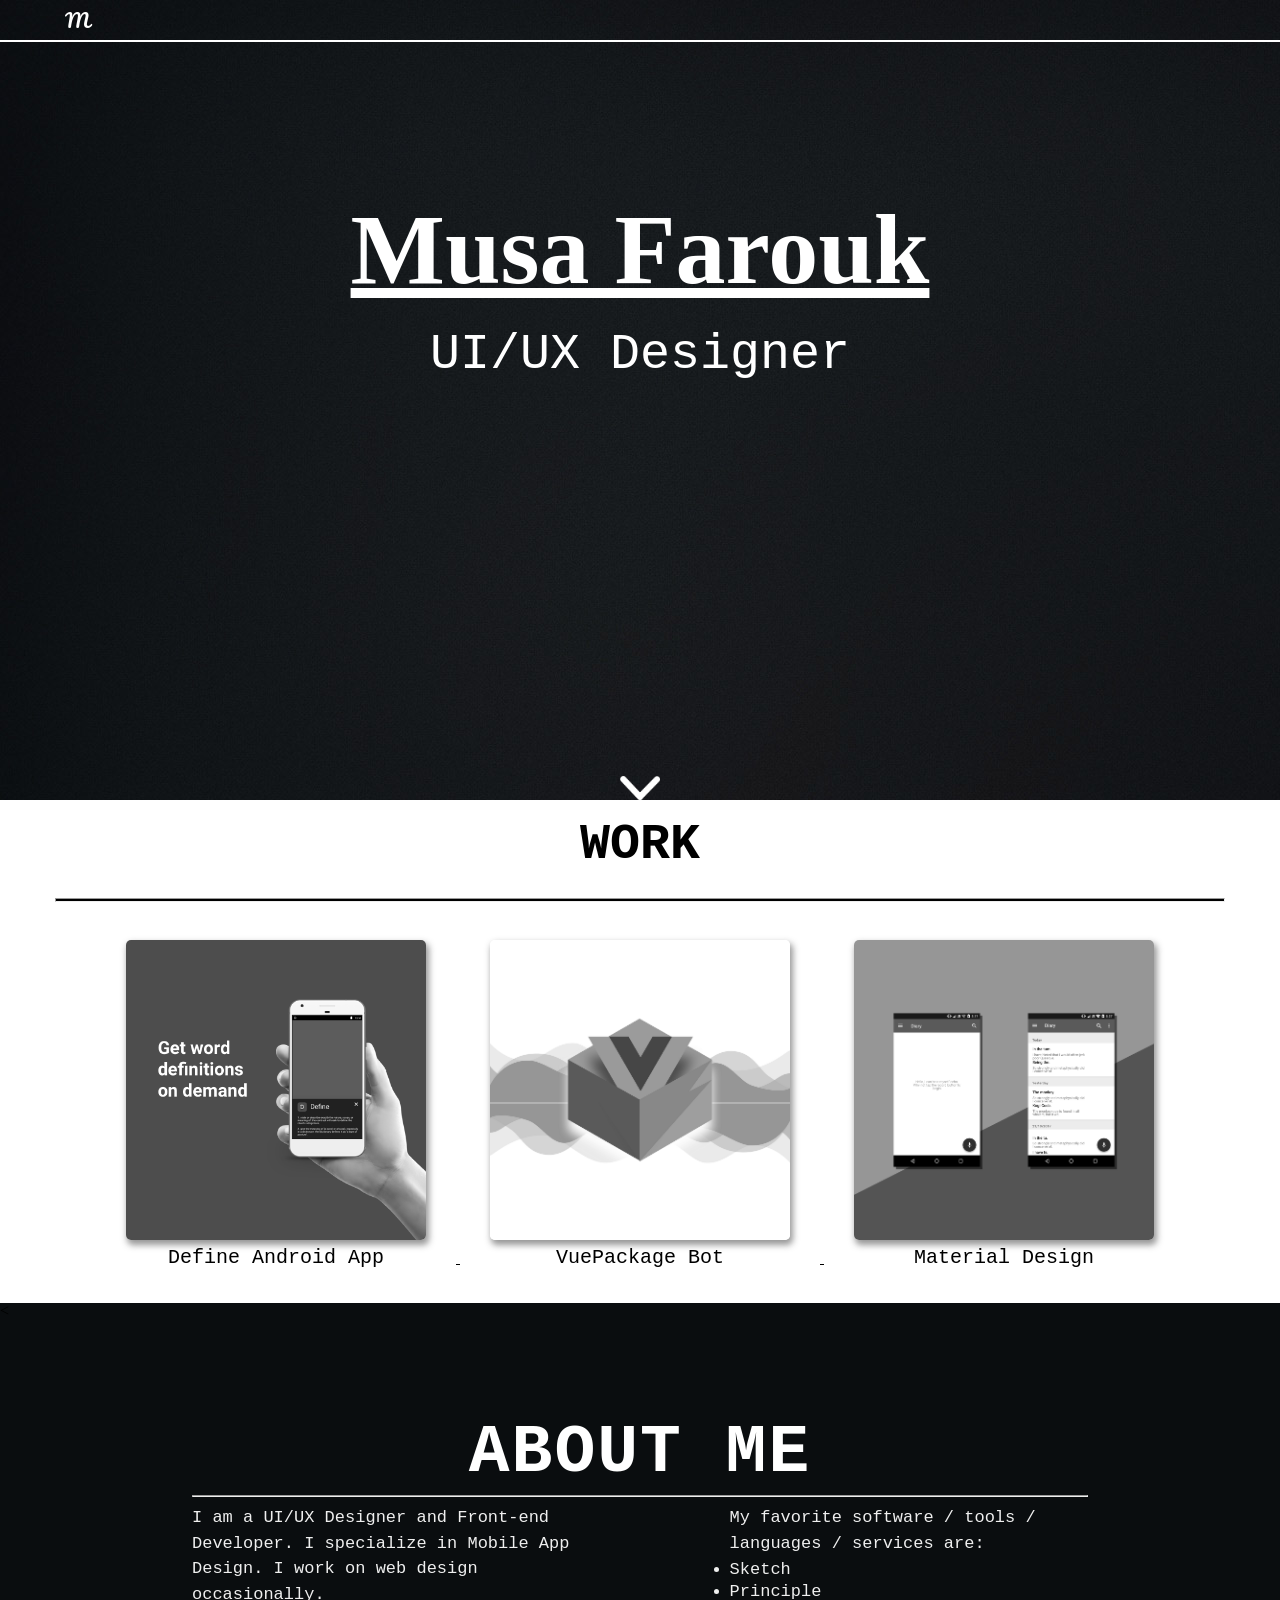
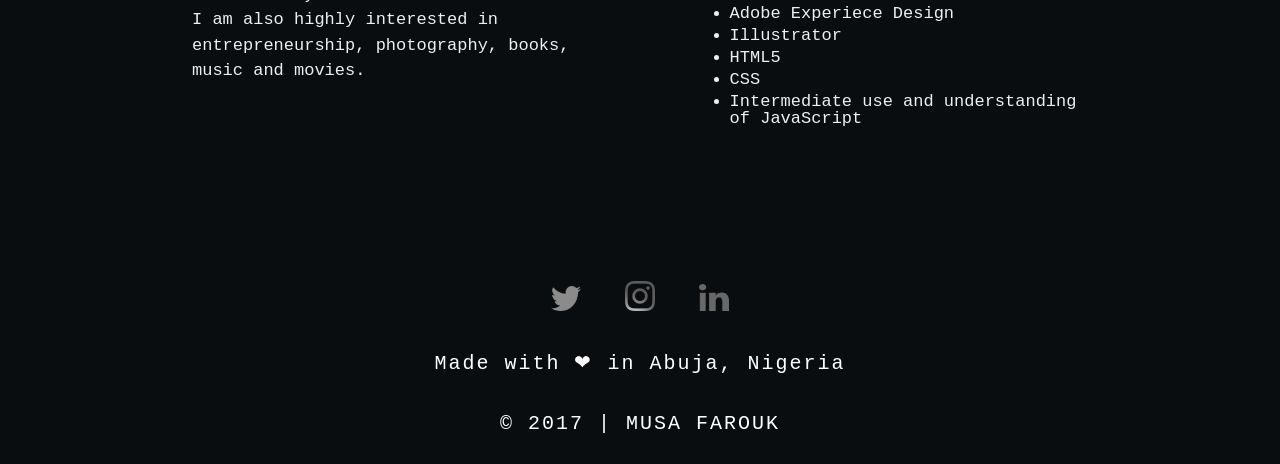
<file: public/index.html>
<!DOCTYPE html>
<!--
    Site Design By Musa Farouk Ikhade
    08140719844
    musa@mquantative.com
-->
<html>
		<head>
		<!--Website title here-->
		<title>Welcome | Musa Farouk</title>

		<!--Site design by Musa Farouk-->
		<meta charset="utf-8">
		<meta name="viewport" content="width=device-width, initial-scale=1.0, shrink-to-fit=no">

		<!--Link to css files-->
		<link href="https://fonts.googleapis.com/css?family=Pacifico" rel="stylesheet">
		<link href="https://fonts.googleapis.com/css?family=Roboto" rel="stylesheet">
		<link href="assets/css/style.css" rel="stylesheet" type="text/css">
		<link rel="shortcut icon" href="assets/img/favicon.ico" type="image/x-icon">
		<link rel="icon" href="assets/img/favicon.ico" type="image/x-icon">
		<link rel="icon" sizes="16x16 32x32" type="image/x-icon" href="/assets/img/favicon.ico">

		<!-- Scripts are loaded here -->
		<script src="assets/js/jquery-3.2.1.js"></script>
		<script src="assets/js/scrollreveal.min.js"></script>
		<script src="assets/js/particles.js"></script>
		<script src="assets/js/main.js"></script>

		<!-- Start of Async Drift Code -->
<script>
!function() {
  var t;
  if (t = window.driftt = window.drift = window.driftt || [], !t.init) return t.invoked ? void (window.console && console.error && console.error("Drift snippet included twice.")) : (t.invoked = !0, 
  t.methods = [ "identify", "config", "track", "reset", "debug", "show", "ping", "page", "hide", "off", "on" ], 
  t.factory = function(e) {
    return function() {
      var n;
      return n = Array.prototype.slice.call(arguments), n.unshift(e), t.push(n), t;
    };
  }, t.methods.forEach(function(e) {
    t[e] = t.factory(e);
  }), t.load = function(t) {
    var e, n, o, i;
    e = 3e5, i = Math.ceil(new Date() / e) * e, o = document.createElement("script"), 
    o.type = "text/javascript", o.async = !0, o.crossorigin = "anonymous", o.src = "https://js.driftt.com/include/" + i + "/" + t + ".js", 
    n = document.getElementsByTagName("script")[0], n.parentNode.insertBefore(o, n);
  });
}();
drift.SNIPPET_VERSION = '0.3.1';
drift.load('cgr87thwf9w5');
</script>
<!-- End of Async Drift Code -->
	</head>
<body>
<!-- Audio that plays as soon as page loads -->
<audio autoplay="">
	<source src="assets/aud/pop_drip.wav" type="audio/wav">
</audio>

<!-- Navigation Section Starts Here -->
<div class="first-page-section">
<div class="nav">
	<div class="container" >
		<div class="left-nav">
			<p>M</p>
		</div>
		<div class="right-nav">
				
		</div>
	</div>
</div>



<!-- Introduction section -->
<div class="foo">
<div class="introduction">
	<div class="container">
		<h1>Musa Farouk</h1>
		<p>UI/UX Designer</p>
		<a href="#portfolio">
		<img class="arrow bounce" src="assets/img/arrow.png">
		</a>
	</div>
</div>
</div>


<!-- Portfolio Section here -->
<div class="bar">
<div class="portfolio" id="portfolio">
	<div class="container">
		<h1>WORK</h1>
		<hr>
		<article>
			<a href="pages/define.html">
			<section>
				<img src="assets/img/promo-p.png" alt="Define App">
				<p>Define Android App</p>
			</section>
			</a>
			<a href="pages/vuepackage.html">
			<section>
				<img src="assets/img/vue4.jpg">
				<p>VuePackage Bot</p>
			</section>
			</a>
			<section>
				<img src="assets/img/material2.png">
				<p>Material Design</p>
			</section>
			<br>
			<!-- <section>
				<video src="assets/vid/IMG_9490.mp4" autoplay="">
				<p>Prototyping</p>
			</section>
			<section>
				<img src="#">
				<p>Define App</p>
			</section> -->
		</article>
	</div>
</div>
</div>
<!-- About section -->
<!-- <div class="about">
	<div class="container">
		<h1>ABOUT</h1>
		<hr>
		<ul class="about-section">
			<li class="left-about">
				<p>I am a UI/UX Designer and Front-end Developer. I specialize in Mobile App Design. I work on web design occasionally.<br>I am also highly interested in entrepreneurship, photography, books, music and movies.</p>
			</li>
			<li class="right-about">
				<h2>My Tools &amp; Key Attributes</h2>
				<ul>
					<li>Sketch</li>
					<li>Illustrator</li>
					<li>HTML5</li>
					<li>CSS3</li>
					<li>Intermediate use and understanding of javascript.</li>
				</li>
			</div>
		</div>
	</div>
</div> -->

<!-- About section -->
<<!-- div class="container"> -->
<div class="bar">
<div class="section tres" id="link3">
	<div class="info">
				<h2>ABOUT ME</h2>
				<hr />
				<div class="left">
					<p>
					I am a UI/UX Designer and Front-end Developer. I specialize in Mobile App Design. I work on web design occasionally.<br>I am also highly interested in entrepreneurship, photography, books, music and movies.	
				</p>
				</div>
				<div class="right">
					<p>My favorite software / tools / languages / services are:</p>
					<ul>
						<li>Sketch</li>
						<li>Principle</li>
						<li>Adobe Experiece Design</li>
						<li>Illustrator</li>
						<li>HTML5</li>
						<li>CSS</li>
						<li>Intermediate use and understanding of JavaScript</li>
					</ul>
				</div>
	</div> 
</div>
</div>
<br><br>

<!-- Footer section -->
<div class="bar">
<div class="container">
<div class="footer">
		<div class="right-footer">
			<div class="social-buttons">
				<div>
					<span><a target="_blank" href="https://twitter.com/DevlinBlake"><img alt="Twitter" class="social-buttons-img" src="assets/img/twitter-c.png"></a></span>
					<span><a target="_blank" href="https://www.instagram.com/devlinblake"><img alt="Instagram" class="social-buttons-img" src="assets/img/instagram-c.png"></a></span>
					<span><a target="_blank" href="https://www.linkedin.com/in/farouk-musa-487773127/"><img alt="LinkedIn" class="social-buttons-img" src="assets/img/linkedin-c.png"></a></span>
					<!-- <span><a target="_blank" href="#"><img alt="Youtube" class="social-buttons-img" src="assets/img/youtube-b.png"></a></span> -->
				</div>
			</div>
		</div>
		<p>Made with &#10084; in Abuja, Nigeria</p>
		<p>&copy; 2017 | MUSA FAROUK</p>
	</div>
</div>
</div>
<!-- <div id="particles-js"></div> -->
</body>
</html>
</file>
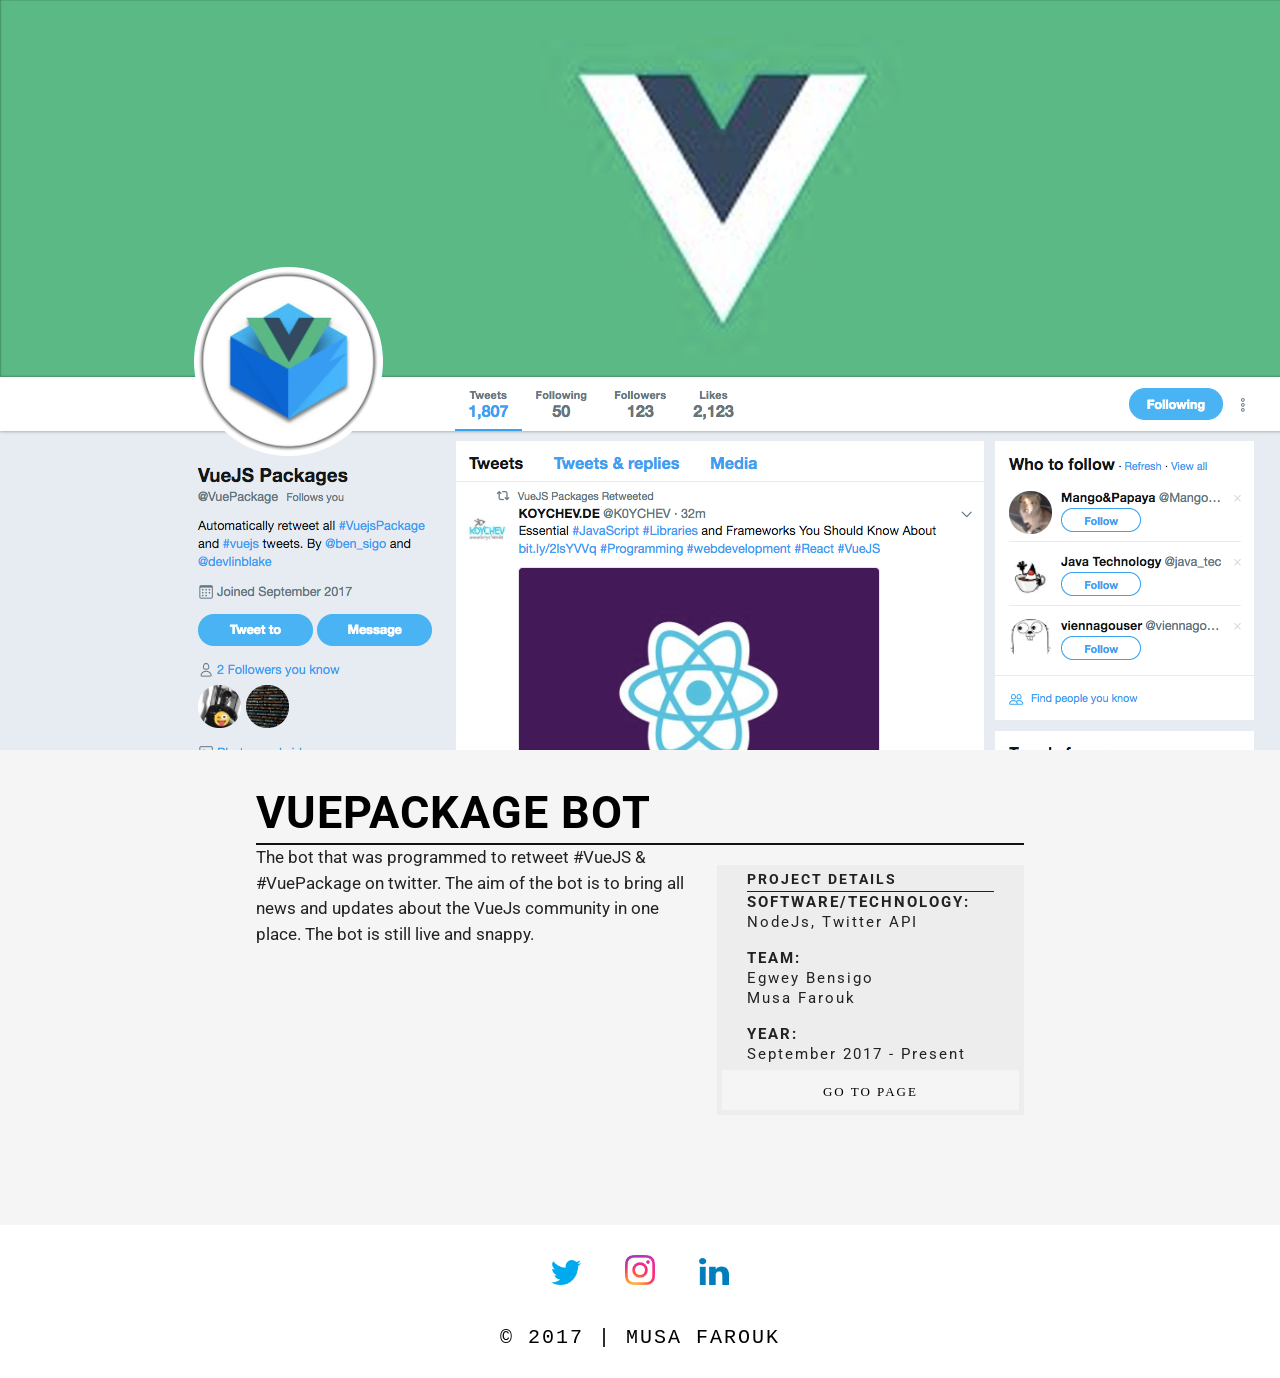
<file: public/pages/vuepackage.html>
<!DOCTYPE html>
<!--
    Site Design By Musa Farouk Ikhade
    08140719844
    musa@mquantative.com
-->
<html>
<head>
		<!-- Page title -->
		<title>VuePackage Bot | Musa Farouk</title>

		<!--Site design by Musa Farouk-->
		<meta charset="utf-8">
		<meta name="viewport" content="width=device-width, initial-scale=1.0, shrink-to-fit=no">

		<!--Link to css files-->
		<link href="https://fonts.googleapis.com/css?family=Pacifico" rel="stylesheet">
		<link href="https://fonts.googleapis.com/css?family=Roboto" rel="stylesheet">
		<link href="vuepackage.css" rel="stylesheet" type="text/css">
		<link rel="shortcut icon" href="assets/img/favicon.ico" type="image/x-icon">
		<link rel="icon" href="assets/img/favicon.ico" type="image/x-icon">
		<link rel="icon" sizes="16x16 32x32" type="image/x-icon" href="/assets/img/favicon.ico">

		<!-- Scripts are loaded here -->
		<script src="../assets/js/jquery-3.2.1.js"></script>
		<script src="../assets/js/particles.js"></script>
		<script src="../assets/js/main.js"></script>

		<!-- Start of Async Drift Code -->
<script>
!function() {
  var t;
  if (t = window.driftt = window.drift = window.driftt || [], !t.init) return t.invoked ? void (window.console && console.error && console.error("Drift snippet included twice.")) : (t.invoked = !0, 
  t.methods = [ "identify", "config", "track", "reset", "debug", "show", "ping", "page", "hide", "off", "on" ], 
  t.factory = function(e) {
    return function() {
      var n;
      return n = Array.prototype.slice.call(arguments), n.unshift(e), t.push(n), t;
    };
  }, t.methods.forEach(function(e) {
    t[e] = t.factory(e);
  }), t.load = function(t) {
    var e, n, o, i;
    e = 3e5, i = Math.ceil(new Date() / e) * e, o = document.createElement("script"), 
    o.type = "text/javascript", o.async = !0, o.crossorigin = "anonymous", o.src = "https://js.driftt.com/include/" + i + "/" + t + ".js", 
    n = document.getElementsByTagName("script")[0], n.parentNode.insertBefore(o, n);
  });
}();
drift.SNIPPET_VERSION = '0.3.1';
drift.load('cgr87thwf9w5');
</script>
<!-- End of Async Drift Code -->

</head>
<body>

<!-- Navigation section here -->
<div class="nav">
	<div class="container" >
		<div class="left-nav">
			<p>M</p>
		</div>
		<div class="right-nav">
				
		</div>
	</div>
</div>


<!-- Jumbotron section -->
<div class="jumbotron">
	<div class="container">
		<!-- <h1>VuePackage</h1>
		<p>The bot that automatically retweets the hashtag #VueJs &amp; #VuePackage</p> -->
	</div>
</div>


<!-- APPLICATION INFO -->
<div class="info_proyecto" id="link2">
	<div class="info_interior">
		<h2>VUEPACKAGE BOT</h2>
			<div class="left">
			<p>The bot that was programmed to retweet #VueJS &amp; #VuePackage on twitter. The aim of the bot is to bring all news and updates about the VueJs community in one place. The bot is still live and snappy.</p>
			</div>
			<div class="right">
				<div class="detail">
					<h5>PROJECT DETAILS</h5>
					<p><b>SOFTWARE/TECHNOLOGY:</b></p>
					<p class="more_detail">NodeJs, Twitter API</p>
					<br>
					<p><b>TEAM:</b></p>
					<p>Egwey Bensigo</p>
					<p>Musa Farouk</p>
					<br>
					<p><b>YEAR:</b></p>
					<p class="more_detail">September 2017 - Present</p>
					</div>
					<a href="https://www.twitter.com/VuePackage" target="_blank">
						<button class="website">
							GO TO PAGE
						</button>
					</a>
			</div>
</div>
</div>


<!-- Footer section -->
<div class="container">
<div class="footer">
		<div class="right-footer">
			<div class="social-buttons">
				<div>
					<span><a target="_blank" href="https://twitter.com/DevlinBlake"><img alt="Twitter" class="social-buttons-img" src="../assets/img/twitter-c.png"></a></span>
					<span><a target="_blank" href="https://www.instagram.com/devlinblake"><img alt="Instagram" class="social-buttons-img" src="../assets/img/instagram-c.png"></a></span>
					<span><a target="_blank" href="https://www.linkedin.com/in/farouk-musa-487773127/"><img alt="LinkedIn" class="social-buttons-img" src="../assets/img/linkedin-c.png"></a></span>
					<!-- <span><a target="_blank" href="#"><img alt="Youtube" class="social-buttons-img" src="assets/img/youtube-b.png"></a></span> -->
				</div>
			</div>
		</div>
		<p>&copy; 2017 | MUSA FAROUK</p>
	</div>
</div>
</body>
</html>
</file>
<file: public/assets/css/style.css>
/*General page styling is here*/
/*Body styling is here*/
html, body, div, span, object, iframe, h1, h2, h3, h4, h5, h6, p, blockquote, pre, abbr, address, cite, code, del, dfn, em, img, ins, kbd, q, samp, small, strong, sub, sup, var, b, i, dl, dt, dd, ol, ul, li, fieldset, form, label, legend, table, caption, tbody, tfoot, thead, tr, th, td, article, aside, canvas, details, figcaption, figure, footer, header, hgroup, menu, nav, section, summary, time, mark, audio, video {
	margin: 0;
	padding: 0;
	border: 0;
	outline: 0;
	font-size: 100%;
	vertical-align: baseline;
	background: transparent;
}

body {
	line-height: 1;
}

/*Container styling begins here*/
.container
{
	padding-right: 10px;
	padding-left: 10px;
	margin-right: auto;
	margin-left: auto;
}
@media (min-width: 768px)
{
	.container
	{
		width: 750px;
  	}
}
@media (min-width: 992px)
{
	.container
  	{
		width: 970px;
	}
}
@media (min-width: 1200px)
{
	.container
	{
		width: 1170px;
	}
}


.arrow
{
	
	width: 40px;
	position: absolute;
	bottom: 0;
	left: 50%;
	margin-left:-20px;
	z-index: 0;
}

.bounce
{
  -moz-animation: bounce 2s infinite;
  -webkit-animation: bounce 2s infinite;
  animation: bounce 2s infinite;
}

@keyframes bounce {
  0%, 20%, 50%, 80%, 100% {
    transform: translateY(0);
  }
  40% {
    transform: translateY(-30px);
  }
  60% {
    transform: translateY(-15px);
  }
}


/*#particles-js
{
	position: absolute !important;
}*/

/*Media Queries for smaller phones e.g Nokia or old blackberry phones*/
@media screen and (min-width: 0px) and (max-width: 299px)
{
	html
	{
		display:none;
	}
	
}

/*Media Queries for smart phones and phablets eg iphone 8 & Iphone 8 plus*/
@media screen and (min-width: 300px) and (max-width: 374px)
{
		body
		{
			background: url("../img/darkbg.jpg") no-repeat #0a0d0f;
		}
		/*Navigation sevtion here*/
		.nav
		{
			width: 100%;
			padding: 10px;
			border-bottom: 2px solid #fff;
	    	z-index: -2;
	    	position: fixed;
			/*box-shadow: 0px 2px 2px 0px rgba(0,0,0,0.5);*/
		}
		/*Left navigation section here*/
		.left-nav p
		{
			font-family: 'Pacifico';
			color: #FFFFFF;
			font-size: 20px;
		}


		.first-page-section
		{
			
	    	
		}

		/*Introduction section here*/
		.introduction
		{
			height: 800px;
		}
		.introduction h1
		{
			text-align: center;
			padding-top: 100px;
			margin-bottom: 30px;
			font-family: 'Product Sans';
			font-size: 50px;
			color: #FFFFFF;
			text-decoration: underline;
		}
		.introduction p
		{
			text-align: center;
			margin-top: 30px;
			margin-bottom: 30px;
			font-family: monospace;
			font-size: 50px;
			color: #FFFFFF;
		}

		/*Portfolio Section here*/
		.portfolio
		{
			background-color: #ffffff;
			text-align: center;
		}

		.portfolio h1
		{
			padding: 20px;
			font-size: 50px;
			font-family: monospace;
		}

		.portfolio hr
		{
			color: black;
			height: 2px;
			background-color: black;
		}

		/*Portfolio grid section here*/
		article
		{
			text-align: center;
		}
		article section
		{
			text-align: center;
			display: inline-block;
			padding: 30px;
			
			
			
		}
		article a
		{
			color: #000;
		}
		article section img
		{
			width: 230px;
			border-radius: 5px;
			box-shadow: 2px 4px 6px 1px rgba(50, 50, 50, 0.5);
			transition: all 0.3s ease-in;
		}
		article section img:hover
		{
			transform: scale(1.05);

		}
		article section p
		{
			font-family: monospace;
			padding: 5px;
			font-size: 20px;
			
		}

		/*ABOUT SECTION*/
		.tres
		{
		  min-height: 400px;
		  padding-bottom: 100px;
		  background: #0a0d0f;
		}
		.tres .info
		{
		    width: 70%;
		    margin: 0 auto;
		    padding-top: 100px;
		}
		.tres .info #cancionesRandom
		{
		      display: none;
		      color: yellow;
		      height: 20px;
		      max-width: 400px;
		      font-size: 15px;
		      letter-spacing: 0.5px;
		      font-family: monospace;
		  }
		.tres h2
		{
			text-align: center;
		    font-family: monospace;
		    font-weight: 700;
		    font-size: 50px;
		    margin: 0;
		    color: white;
		    letter-spacing: 2px;
		    cursor: pointer;
		}
		.tres h2::selection
		{
		    background: yellow;
		    color: #111111;
		}
		.tres .left
		{
		    width: 100%;
		    height: 100%;
		    /*padding-right: 30px;*/
		    padding-bottom: 20px;
		    box-sizing: border-box;
		}
		.tres .left a
		{
		    color: white;
		    text-decoration: none;
		}
		.tres .left a::selection
		{
		    background: yellow;
		    color: #111111;
		}
		.tres .left a:hover
		{
			color: yellow;
		}
		.tres .left p
		{
			text-align: center;
		    font-family: monospace;
		    font-size: 17px;
			line-height: 1.5;
			color: #efefef;
		}
		.tres .left p::selection
		{
		    background: yellow;
		    color: #111111;
		}
		.tres .right
		{
		    width: 100%;
		    height: 100%;
		    float: right;
		}
		.tres .right p
		{
			text-decoration: underline;
			text-align: center;
		    font-family: monospace;
		    font-size: 20px;
		    line-height: 1.5;
			color: #efefef;
		}
		.tres .right p::selection
		{
		    background: yellow;
		    color: #111111;
		}
		.tres .right ul li
		{
			text-align: center;
		    color: #efefef;
		    font-family: monospace;
		    font-size: 17px;
		    margin-top: 5px;
		}
		.tres .right ul li::selection
		{
		    background: yellow;
		    color: #111111;
		}
		/*Footer section*/
		.footer
		{
			right: 0;
			left: 0;
			float: center;
			text-align: center;
			padding: 10px;
		}

		.social-buttons div span
		{
			display: inline;
			list-style-type: none;
		}

		.social-buttons div span a img
		{
			width: 20px;
			margin-left: auto;
			margin-right: auto;
			padding: 20px;
			transition: all 0.3s ease-in;
		}
		.footer p
		{
			padding: 20px;
			color: #fff;
			letter-spacing: 2px;
			font-family: monospace;
			font-size: 10px;
		}
}


/*Media Queries for devices slightly larger than tablets but not laptops or desktops e.g iPad Pro*/
@media screen and (min-width: 375px) and (max-width: 959px)
{
	body
	{
		background: url("../img/darkbg.jpg") no-repeat #0a0d0f;
	}
	/*Navigation sevtion here*/
	.nav
	{
		width: 100%;
		padding: 10px;
		border-bottom: 2px solid #fff;
    	z-index: -2;
    	position: fixed;
		/*box-shadow: 0px 2px 2px 0px rgba(0,0,0,0.5);*/
	}
	/*Left navigation section here*/
	.left-nav p
	{
		font-family: 'Pacifico';
		color: #FFFFFF;
		font-size: 20px;
	}


	.first-page-section
	{
		
    	
	}

	/*Introduction section here*/
	.introduction
	{
		height: 800px;
	}
	.introduction h1
	{
		text-align: center;
		padding-top: 100px;
		margin-bottom: 30px;
		font-family: 'Product Sans';
		font-size: 90px;
		color: #FFFFFF;
		text-decoration: underline;
	}
	.introduction p
	{
		text-align: center;
		margin-top: 30px;
		margin-bottom: 30px;
		font-family: monospace;
		font-size: 50px;
		color: #FFFFFF;
	}

	/*Portfolio Section here*/
	.portfolio
	{
		background-color: #ffffff;
		text-align: center;
	}

	.portfolio h1
	{
		padding: 20px;
		font-size: 50px;
		font-family: monospace;
	}

	.portfolio hr
	{
		color: black;
		height: 2px;
		background-color: black;
	}

	/*Portfolio grid section here*/
	article
	{
		text-align: center;
	}
	article section
	{
		display: inline-block;
		padding: 30px;
		text-align: center;
	}
	article a
	{
		color: #000;
	}
	article section img
	{
		width: 300px;
		border-radius: 5px;
		box-shadow: 2px 4px 6px 1px rgba(50, 50, 50, 0.5);
		transition: all 0.3s ease-in;
	}
	article section img:hover
	{
		transform: scale(1.05);

	}
	article section p
	{
		font-family: monospace;
		padding: 5px;
		font-size: 20px;
		
	}

	/*ABOUT SECTION*/
	.tres
	{
	  min-height: 400px;
	  padding-bottom: 100px;
	  background: #0a0d0f;
	}
	.tres .info
	{
	    width: 70%;
	    margin: 0 auto;
	    padding-top: 100px;
	}
	.tres .info #cancionesRandom
	{
	      display: none;
	      color: yellow;
	      height: 20px;
	      max-width: 400px;
	      font-size: 15px;
	      letter-spacing: 0.5px;
	      font-family: monospace;
	  }
	.tres h2
	{
		text-align: center;
	    font-family: monospace;
	    font-weight: 700;
	    font-size: 50px;
	    margin: 0;
	    color: white;
	    letter-spacing: 2px;
	    cursor: pointer;
	}
	.tres h2::selection
	{
	    background: yellow;
	    color: #111111;
	}
	.tres .left
	{
	    width: 100%;
	    height: 100%;
	    /*padding-right: 30px;*/
	    padding-bottom: 20px;
	    box-sizing: border-box;
	}
	.tres .left a
	{
	    color: white;
	    text-decoration: none;
	}
	.tres .left a::selection
	{
	    background: yellow;
	    color: #111111;
	}
	.tres .left a:hover
	{
		color: yellow;
	}
	.tres .left p
	{
	    font-family: monospace;
	    font-size: 17px;
		line-height: 1.5;
		color: #efefef;
		text-align: center;
	}
	.tres .left p::selection
	{
	    background: yellow;
	    color: #111111;
	}
	.tres .right
	{
	    width: 100%;
	    height: 100%;
	    float: right;
	}
	.tres .right p
	{
		text-decoration: underline;
		text-align: center;
	    font-family: monospace;
	    font-size: 20px;
	    line-height: 1.5;
		color: #efefef;
	}
	.tres .right p::selection
	{
	    background: yellow;
	    color: #111111;
	}
	.tres .right ul li
	{
		text-align: center;
	    color: #efefef;
	    font-family: monospace;
	    font-size: 17px;
	    margin-top: 5px;
	}
	.tres .right ul li::selection
	{
	    background: yellow;
	    color: #111111;
	}
	/*Footer section*/
	.footer
	{
		right: 0;
		left: 0;
		float: center;
		text-align: center;
		padding: 10px;
	}

	.social-buttons div span
	{
		display: inline;
		list-style-type: none;
	}

	.social-buttons div span a img
	{
		width: 20px;
		margin-left: auto;
		margin-right: auto;
		padding: 20px;
		transition: all 0.3s ease-in;
	}
	.footer p
	{
		padding: 30px;
		color: #fff;
		letter-spacing: 2px;
		font-family: monospace;
		font-size: 10px;
	}
}


/*Media Queries for very large screens Such as laptops*/
@media screen and (min-width: 960px)
{
	body
	{
		background: url("../img/darkbg.jpg") no-repeat #0a0d0f;
	}
	/*Navigation sevtion here*/
	.nav
	{
		width: 100%;
		padding: 10px;
		border-bottom: 2px solid #fff;
    	z-index: -2;
    	position: fixed;
		/*box-shadow: 0px 2px 2px 0px rgba(0,0,0,0.5);*/
	}
	/*Left navigation section here*/
	.left-nav p
	{
		font-family: 'Pacifico';
		color: #FFFFFF;
		font-size: 20px;
	}


	.first-page-section
	{
		
    	
	}

	/*Introduction section here*/
	.introduction
	{
		height: 800px;
	}
	.introduction h1
	{
		text-align: center;
		padding-top: 200px;
		margin-bottom: 30px;
		font-family: 'Product Sans';
		font-size: 100px;
		color: #FFFFFF;
		text-decoration: underline;
	}
	.introduction p
	{
		text-align: center;
		margin-top: 30px;
		margin-bottom: 30px;
		font-family: monospace;
		font-size: 50px;
		color: #FFFFFF;
	}

	/*Portfolio Section here*/
	.portfolio
	{
		background-color: #ffffff;
		text-align: center;

	}

	.portfolio h1
	{
		padding: 20px;
		font-size: 50px;
		font-family: monospace;
	}

	.portfolio hr
	{
		color: black;
		height: 2px;
		background-color: black;
	}

	/*Portfolio grid section here*/
	article
	{
		
	}
	article section
	{
		display: inline-block;
		padding: 30px;
		
		
		
	}
	article section video
	{
		width: 300px;
		line-height: 
	}
	article a
	{
		color: #000;
	}
	article section img
	{
		width: 300px;
		border-radius: 5px;
		box-shadow: 2px 4px 6px 1px rgba(50, 50, 50, 0.5);
		transition: all 0.3s ease-in;
		filter: grayscale(1);
	}
	article section img:hover
	{
		transform: scale(1.05);
		filter: grayscale(0);
		box-shadow: 2px 2px 10px 10px rgba(50, 50, 50, 0.5);

	}
	article section p
	{
		font-family: monospace;
		padding: 5px;
		font-size: 20px;
		
	}

	/*ABOUT SECTION*/
	.tres
	{
	  min-height: 400px;
	  padding-bottom: 100px;
	  background: #0a0d0f;
	}
	.tres .info
	{
	    width: 70%;
	    margin: 0 auto;
	    padding-top: 100px;
	}
	.tres .info #cancionesRandom
	{
	      display: none;
	      color: yellow;
	      height: 20px;
	      max-width: 400px;
	      font-size: 15px;
	      letter-spacing: 0.5px;
	      font-family: monospace;
	  }
	.tres h2
	{
		text-align: center;
	    font-family: monospace;
	    font-weight: 700;
	    font-size: 68px;
	    margin: 0;
	    color: white;
	    letter-spacing: 2px;
	    cursor: pointer;
	}
	.tres h2::selection
	{
	    background: yellow;
	    color: #111111;
	}
	.tres .left
	{
	    width: 50%;
	    height: 100%;
	    float: left;
	    padding-right: 30px;
	    box-sizing: border-box;
	}
	.tres .left a
	{
	    color: white;
	    text-decoration: none;
	}
	.tres .left a::selection
	{
	    background: yellow;
	    color: #111111;
	}
	.tres .left a:hover
	{
		color: yellow;
	}
	.tres .left p
	{
	    font-family: monospace;
	    font-size: 17px;
		line-height: 1.5;
		color: #efefef;
	}
	.tres .left p::selection
	{
	    background: yellow;
	    color: #111111;
	}
	.tres .right
	{
	    width: 40%;
	    height: 100%;
	    float: right;
	}
	.tres .right p
	{
	    font-family: monospace;
	    font-size: 17px;
	    line-height: 1.5;
		color: #efefef;
	}
	.tres .right p::selection
	{
	    background: yellow;
	    color: #111111;
	}
	.tres .right ul li
	{
	    color: #efefef;
	    font-family: monospace;
	    font-size: 17px;
	    margin-top: 5px;
	}
	.tres .right ul li::selection
	{
	    background: yellow;
	    color: #111111;
	}
	/*Footer section*/
	.footer
	{
		right: 0;
		left: 0;
		float: center;
		text-align: center;
		padding: 10px;
	}

	.social-buttons div span
	{
		display: inline;
		list-style-type: none;
	}

	.social-buttons div span a img
	{
		width: 30px;
		margin-left: auto;
		margin-right: auto;
		padding: 20px;
		transition: all 0.3s ease-in;
		filter: grayscale(1);
	}

	.social-buttons div span a img:hover
	{
		margin-bottom: 5px;
		filter: grayscale(0);
	}
	.footer p
	{
		padding: 20px;
		color: #fff;
		letter-spacing: 2px;
		font-family: monospace;
		font-size: 20px;
	}
}










/*About me section*/
	/*.about
	{

	}
	.about h1
	{
		color: #fff;
		font-family: monospace;
		font-size: 50px;
		padding:20px;
		text-align: center;
	}
	.about ul
	{
		display: inline-block;
	}
	.about ul li
	{

	}
	.about-section
	{
		display: inline-block;
	}
	.left-about
	{
		float: left;
	}
	.left-about p
	{
		width: 50%;
		color: #fff;
		line-height: 30px;
		font-family: monospace;
	}
	.right-about
	{
		color: #fff;
	}
	.right-about ul li
	{
		font-size: 10px;
		line-height: 30px;
		
		font-family: monospace;
	}*/
</file>
<file: public/pages/vuepackage.css>
/*General page styling is here*/
/*Body styling is here*/
html, body, div, span, object, iframe, h1, h2, h3, h4, h5, h6, p, blockquote, pre, abbr, address, cite, code, del, dfn, em, img, ins, kbd, q, samp, small, strong, sub, sup, var, b, i, dl, dt, dd, ol, ul, li, fieldset, form, label, legend, table, caption, tbody, tfoot, thead, tr, th, td, article, aside, canvas, details, figcaption, figure, footer, header, hgroup, menu, nav, section, summary, time, mark, audio, video {
	margin: 0;
	padding: 0;
	border: 0;
	outline: 0;
	font-size: 100%;
	vertical-align: baseline;
	background: transparent;
}

body {
	line-height: 1;
}

/*Container styling begins here*/
.container
{
	padding-right: 15px;
	padding-left: 15px;
	margin-right: auto;
	margin-left: auto;
}
@media (min-width: 768px)
{
	.container
	{
		width: 750px;
  	}
}
@media (min-width: 992px)
{
	.container
  	{
		width: 970px;
	}
}
@media (min-width: 1200px)
{
	.container
	{
		width: 1170px;
	}
}


.arrow
{
	
	width: 40px;
	position: absolute;
	bottom: 0;
	left: 50%;
	margin-left:-20px;
	z-index: 0;
}

.bounce
{
  -moz-animation: bounce 2s infinite;
  -webkit-animation: bounce 2s infinite;
  animation: bounce 2s infinite;
}

@keyframes bounce {
  0%, 20%, 50%, 80%, 100% {
    transform: translateY(0);
  }
  40% {
    transform: translateY(-30px);
  }
  60% {
    transform: translateY(-15px);
  }
}

/*Media Queries for smaller phones e.g Nokia or old blackberry phones*/
@media screen and (min-width: 0px) and (max-width: 299px)
{
	html
	{
		display:none;
	}
	
}


/*Media Queries for smart phones and phablets eg iphone 8 & Iphone 8 plus*/
@media screen and (min-width: 300px) and (max-width: 374px)
{
	body
	{
		/*background: url("../assets/img/darkbg.jpg") no-repeat #0a0d0f;*/
	}
	/*Navigation sevtion here*/
	.nav
	{
		width: 100%;
		padding: 10px;
		border-bottom: 2px solid #000;
		z-index: 2;
		position: fixed;
		margin-bottom: 50px;
    	
		/*box-shadow: 0px 2px 2px 0px rgba(0,0,0,0.5);*/
	}
	/*Left navigation section here*/
	.left-nav p
	{
		font-family: 'Pacifico';
		color: #000;
		font-size: 20px;
	}
	/*Jumbotron section here*/
	.jumbotron
	{
		
		text-align: center;
		height: 500px;
		background: url("../assets/img/vuepackage3.png") no-repeat #fff;
		background-position: center;
	}
	.jumbotron h1
	{
		margin-top: 15%;
		font-family: 'Roboto';
		font-size: 50px;
		color: #ffffff;
	}
	.jumbotron p
	{
		padding-top: 20px;
		font-family: 'Roboto';
		font-size: 30px;
		color: #ffffff;
	}
	/*Application info*/
	.info_proyecto
	{
		text-align: center;
		height: auto;
		background-color: whitesmoke;
		position: relative;
		padding-top: 20px;
		padding-bottom: 30px;
		z-index: 99999;
	}
	.info_proyecto .info_interior
	{
		width: 60%;
		max-width: 800px;
		margin: 0 auto;
		padding-top: 40px;
		height: 100%;
		box-sizing: border-box;
		position: relative;
		overflow: hidden;
		text-align: center;
	}
    .info_proyecto .info_interior h2
    {
		font-family: 'Roboto';
		font-size: 28px;
		border-bottom: 2px solid #111111;
		padding-bottom: 8px;
		letter-spacing: 1px;
	}
    .info_proyecto .info_interior .left
    {
			}
	.info_proyecto .info_interior .left p
	{
        font-family: 'Roboto';
        font-size: 15px;
        color: #222;
        text-align: center;
        line-height: 1.5;
    }
      .info_proyecto .info_interior .left img
      {
        width: 160%;
    }
    .info_proyecto .info_interior .right
    {
		text-align: center;	
	}
    .info_proyecto .info_interior .right .detail
	{
		text-align: center;
        height: auto;
        background-color: #ededed;
        margin-top: 20px;
        font-family: 'brandon-text-bold';
        color: #222;
    }
    .info_proyecto .info_interior .right .detail h5
    {
    	text-align: center;
    	font-family: 'Roboto';
		font-size: 14px;
		letter-spacing: 2px;
		padding-top: 5px;
		padding-bottom: 5px;
		border-bottom: 1px solid #222;
	}
	.info_proyecto .info_interior .right .detail p
	{
		letter-spacing: 2px;
		line-height: 20px;
		font-family: 'Roboto';
		font-size: 12px;
    }
	.info_proyecto .info_interior .right .website
	{
        border-bottom: 5px solid #ededed;
        border-left: 5px solid #ededed;
        border-right: 5px solid #ededed;
        border-top: 5px solid #ededed;
        height: 50px;
        width: 100%;
        margin-top: 0px;
        font-family: 'Roboto';
        box-sizing: border-box;
        padding-top: 5px;
        font-size: 13px;
        letter-spacing: 2px;
        background-color: whitesmoke;
        -webkit-transition: background-color 0.4s;
    }
	.info_proyecto .info_interior .right .website:hover
	{
		background-color: #222;
		color: white;
		border: 1px solid #222;
		transition-duration: 0.6s;
	}
    .info_proyecto .info_interior .right .website:active, .info_proyecto .info_interior .right .website:focus
    {
		outline: none;
		border: none;
	}


	/*Footer section*/
	.footer
	{
		right: 0;
		left: 0;
		float: center;
		text-align: center;
		padding: 10px;
	}
	/*Social button section*/
	.social-buttons div span
	{
		display: inline;
		list-style-type: none;
	}
	/*social buttons image*/
	.social-buttons div span a img
	{
		width: 20px;
		margin-left: auto;
		margin-right: auto;
		padding: 20px;
		transition: all 0.3s ease-in;
	}

	.social-buttons div span a img:hover
	{
		margin-bottom: 5px;
	}
	/*footer text*/
	.footer p
	{
		padding: 20px;
		color: #000;
		letter-spacing: 2px;
		font-family: monospace;
		font-size: 10px;
	}
}

/*Media Queries for devices slightly larger than tablets but not laptops or desktops e.g iPad Pro*/
@media screen and (min-width: 375px) and (max-width: 959px)
{
	body
	{
		/*background: url("../assets/img/darkbg.jpg") no-repeat #0a0d0f;*/
	}
	/*Navigation sevtion here*/
	.nav
	{
		width: 100%;
		padding: 10px;
		border-bottom: 2px solid #000;
		z-index: 2;
		position: fixed;
		margin-bottom: 50px;
    	
		/*box-shadow: 0px 2px 2px 0px rgba(0,0,0,0.5);*/
	}
	/*Left navigation section here*/
	.left-nav p
	{
		font-family: 'Pacifico';
		color: #000;
		font-size: 20px;
	}
	/*Jumbotron section here*/
	.jumbotron
	{
		
		text-align: center;
		height: 500px;
		background: url("../assets/img/vuepackage3.png") no-repeat #fff;
		background-position: center;
	}
	.jumbotron h1
	{
		margin-top: 15%;
		font-family: 'Roboto';
		font-size: 50px;
		color: #ffffff;
	}
	.jumbotron p
	{
		padding-top: 20px;
		font-family: 'Roboto';
		font-size: 30px;
		color: #ffffff;
	}
	/*Application info*/
	.info_proyecto
	{
		text-align: center;
		height: auto;
		background-color: whitesmoke;
		position: relative;
		padding-top: 20px;
		padding-bottom: 30px;
		z-index: 99999;
	}
	.info_proyecto .info_interior
	{
		width: 60%;
		max-width: 800px;
		margin: 0 auto;
		padding-top: 40px;
		height: 100%;
		box-sizing: border-box;
		position: relative;
		overflow: hidden;
		text-align: center;
	}
    .info_proyecto .info_interior h2
    {
		font-family: 'Roboto';
		font-size: 28px;
		border-bottom: 2px solid #111111;
		padding-bottom: 8px;
		letter-spacing: 1px;
	}
    .info_proyecto .info_interior .left
    {
			}
	.info_proyecto .info_interior .left p
	{
        font-family: 'Roboto';
        font-size: 15px;
        color: #222;
        text-align: center;
        line-height: 1.5;
    }
      .info_proyecto .info_interior .left img
      {
        width: 160%;
    }
    .info_proyecto .info_interior .right
    {
		text-align: center;	
	}
    .info_proyecto .info_interior .right .detail
	{
		text-align: center;
        height: auto;
        background-color: #ededed;
        margin-top: 20px;
        font-family: 'brandon-text-bold';
        color: #222;
    }
    .info_proyecto .info_interior .right .detail h5
    {
    	text-align: center;
    	font-family: 'Roboto';
		font-size: 14px;
		letter-spacing: 2px;
		padding-top: 5px;
		padding-bottom: 5px;
		border-bottom: 1px solid #222;
	}
	.info_proyecto .info_interior .right .detail p
	{
		letter-spacing: 2px;
		line-height: 20px;
		font-family: 'Roboto';
		font-size: 12px;
    }
	.info_proyecto .info_interior .right .website
	{
        border-bottom: 5px solid #ededed;
        border-left: 5px solid #ededed;
        border-right: 5px solid #ededed;
        border-top: 5px solid #ededed;
        height: 50px;
        width: 100%;
        margin-top: 0px;
        font-family: 'Roboto';
        box-sizing: border-box;
        padding-top: 5px;
        font-size: 13px;
        letter-spacing: 2px;
        background-color: whitesmoke;
        -webkit-transition: background-color 0.4s;
    }
	.info_proyecto .info_interior .right .website:hover
	{
		background-color: #222;
		color: white;
		border: 1px solid #222;
		transition-duration: 0.6s;
	}
    .info_proyecto .info_interior .right .website:active, .info_proyecto .info_interior .right .website:focus
    {
		outline: none;
		border: none;
	}


	/*Footer section*/
	.footer
	{
		right: 0;
		left: 0;
		float: center;
		text-align: center;
		padding: 10px;
	}
	/*Social button section*/
	.social-buttons div span
	{
		display: inline;
		list-style-type: none;
	}
	/*social buttons image*/
	.social-buttons div span a img
	{
		width: 20px;
		margin-left: auto;
		margin-right: auto;
		padding: 20px;
		transition: all 0.3s ease-in;
	}

	.social-buttons div span a img:hover
	{
		margin-bottom: 5px;
	}
	/*footer text*/
	.footer p
	{
		padding: 20px;
		color: #000;
		letter-spacing: 2px;
		font-family: monospace;
		font-size: 10px;
	}
}


/*Media Queries for very large screens Such as laptops*/
@media screen and (min-width: 960px) and (max-width: 2000px)
{
	body
	{
		/*background: url("../assets/img/darkbg.jpg") no-repeat #0a0d0f;*/
	}
	/*Navigation sevtion here*/
	.nav
	{
		width: 100%;
		padding: 10px;
		border-bottom: 2px solid #000;
		z-index: -2;
		position: fixed;
		margin-bottom: 50px;
    	
		/*box-shadow: 0px 2px 2px 0px rgba(0,0,0,0.5);*/
	}
	/*Left navigation section here*/
	.left-nav p
	{
		font-family: 'Pacifico';
		color: #000;
		font-size: 20px;
	}
	/*Jumbotron section here*/
	.jumbotron
	{
		
		text-align: center;
		height: 750px;
		background: url("../assets/img/vuepackage.png") no-repeat #0a0d0f;
	}
	.jumbotron h1
	{
		margin-top: 15%;
		font-family: 'Roboto';
		font-size: 50px;
		color: #ffffff;
	}
	.jumbotron p
	{
		padding-top: 20px;
		font-family: 'Roboto';
		font-size: 30px;
		color: #ffffff;
	}
	
	/*Application info*/
	.info_proyecto
	{
		height: auto;
		background-color: whitesmoke;
		position: relative;
		padding-bottom: 30px;
		z-index: 99999;
	}
	.info_proyecto .info_interior
	{
		width: 60%;
		max-width: 800px;
		margin: 0 auto;
		padding-top: 40px;
		height: 100%;
		box-sizing: border-box;
		position: relative;
		overflow: hidden;
	}
    .info_proyecto .info_interior h2
    {
		font-family: 'Roboto';
		font-size: 45px;
		border-bottom: 2px solid #111111;
		padding-bottom: 8px;
		letter-spacing: 1px;
	}
    .info_proyecto .info_interior .left
    {
		width: 60%;
		height: 350px;
		float: left;
		padding-right: 25px;
		box-sizing: border-box;
	}
	.info_proyecto .info_interior .left p
	{
        font-family: 'Roboto';
        font-size: 17px;
        color: #222;
        line-height: 1.5;
    }
      .info_proyecto .info_interior .left img
      {
        width: 160%;
    }
    .info_proyecto .info_interior .right
    {
		width: 40%;
		height: 350px;
		float: right;
		box-sizing: border-box;
	}
    .info_proyecto .info_interior .right .detail
	{
        width: 100%;
        height: auto;
        background-color: #ededed;
        margin-top: 20px;
        box-sizing: border-box;
        padding: 2px 30px 1px 30px;
        font-family: 'brandon-text-bold';
        color: #222;
    }
    .info_proyecto .info_interior .right .detail h5
    {
    	font-family: 'Roboto';
		font-size: 14px;
		letter-spacing: 2px;
		padding-top: 5px;
		padding-bottom: 5px;
		border-bottom: 1px solid #222;
	}
	.info_proyecto .info_interior .right .detail p
	{
		letter-spacing: 2px;
		line-height: 20px;
		font-family: 'Roboto';
		font-size: 15px;
    }
	.info_proyecto .info_interior .right .website
	{
        border-bottom: 5px solid #ededed;
        border-left: 5px solid #ededed;
        border-right: 5px solid #ededed;
        border-top: 5px solid #ededed;
        height: 50px;
        width: 100%;
        margin-top: 0px;
        font-family: 'brandon-text-regular';
        box-sizing: border-box;
        padding-top: 5px;
        font-size: 13px;
        letter-spacing: 2px;
        background-color: whitesmoke;
        -webkit-transition: background-color 0.4s;
    }
	.info_proyecto .info_interior .right .website:hover
	{
		background-color: #222;
		color: white;
		border: 1px solid #222;
		transition-duration: 0.6s;
	}
    .info_proyecto .info_interior .right .website:active, .info_proyecto .info_interior .right .website:focus
    {
		outline: none;
		border: none;
	}

	/*Footer section*/
	.footer
	{
		right: 0;
		left: 0;
		float: center;
		text-align: center;
		padding: 10px;
	}
	/*Social button section*/
	.social-buttons div span
	{
		display: inline;
		list-style-type: none;
	}
	/*social buttons image*/
	.social-buttons div span a img
	{
		width: 30px;
		margin-left: auto;
		margin-right: auto;
		padding: 20px;
		transition: all 0.3s ease-in;
	}

	.social-buttons div span a img:hover
	{
		margin-bottom: 5px;
	}
	/*footer text*/
	.footer p
	{
		padding: 20px;
		color: #000;
		letter-spacing: 2px;
		font-family: monospace;
		font-size: 20px;
	}
}
</file>
